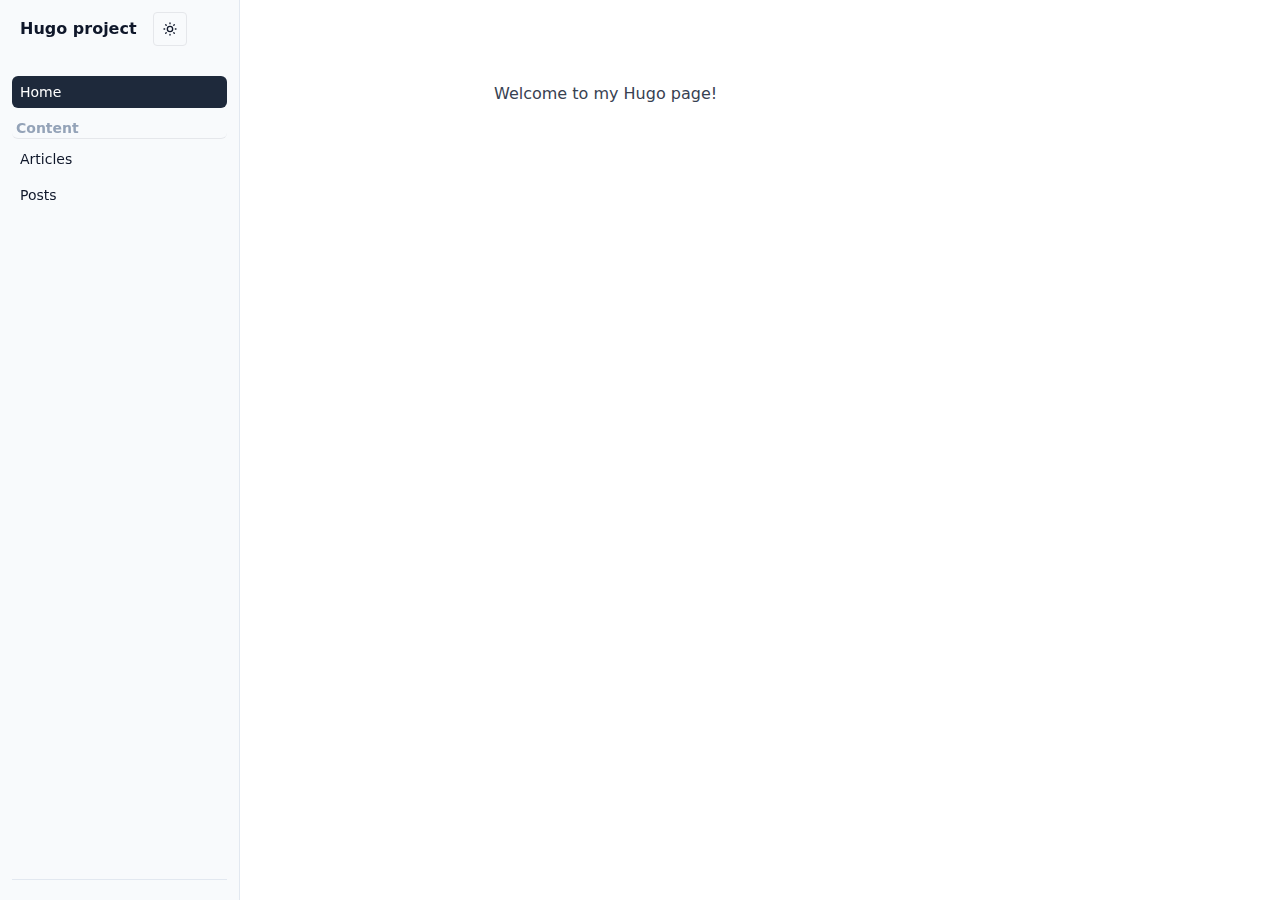
<file: index.html>
<!doctype html><html lang=en itemscope itemtype=http://schema.org/WebPage><head><meta charset=utf-8><meta name=viewport content="width=device-width,initial-scale=1"><link rel=icon href=/favicon.ico><title>Home page - Hugo project
</title><meta name=description content><meta name=generator content="Hugo 0.134.2"><link rel=stylesheet href=https://erikas9987.github.io/css/main.css><meta property="og:url" content="https://erikas9987.github.io/"><meta property="og:site_name" content="Hugo project"><meta property="og:title" content="Home page"><meta property="og:description" content="Welcome to my Hugo page!"><meta property="og:locale" content="en_us"><meta property="og:type" content="website"><meta name=twitter:card content="summary"><meta name=twitter:title content="Home page"><meta name=twitter:description content="Welcome to my Hugo page!"><meta itemprop=name content="Home page"><meta itemprop=description content="Welcome to my Hugo page!"><meta itemprop=datePublished content="2024-09-19T21:15:37+03:00"><meta itemprop=dateModified content="2024-09-19T21:15:37+03:00"><meta itemprop=wordCount content="5"><meta itemprop=name content="Home page"><meta itemprop=description content="Welcome to my Hugo page!"><meta itemprop=datePublished content="2024-09-19T21:15:37+03:00"><meta itemprop=dateModified content="2024-09-19T21:15:37+03:00"><meta itemprop=wordCount content="5"></head><body class="flex relative h-full min-h-screen"><aside class="will-change-transform transform transition-transform -translate-x-full absolute top-0 left-0 md:relative md:translate-x-0 w-3/4 md:basis-60 h-full min-h-screen p-3 bg-slate-50 dark:bg-slate-800 border-r border-slate-200 dark:border-slate-700 flex flex-col gap-2.5 z-20 sidebar flex-shrink-0"><p class="font-bold mb-5 flex items-center gap-2"><button aria-label="Close sidebar" class="md:hidden menu-trigger-close p-1 rounded text-slate-800 dark:text-slate-50 hover:bg-slate-200 dark:hover:bg-slate-700"><svg class="h-6 w-6" width="24" height="24" viewBox="0 0 24 24" stroke-width="2" stroke="currentcolor" fill="none" stroke-linecap="round" stroke-linejoin="round"><path stroke="none" d="M0 0h24v24H0z"/><line x1="18" y1="6" x2="6" y2="18"/><line x1="6" y1="6" x2="18" y2="18"/></svg></button>
<a href=https://erikas9987.github.io/ class=px-2><span>Hugo project</span>
</a><button aria-label="Toggle dark mode" class="dark-mode-toggle p-2 rounded border dark:border-slate-700 hover:bg-slate-200 dark:hover:bg-slate-700"><svg class="h-4 w-4" width="24" height="24" viewBox="0 0 24 24" stroke-width="2" stroke="currentcolor" fill="none" stroke-linecap="round" stroke-linejoin="round"><path stroke="none" d="M0 0h24v24H0z"/><circle cx="12" cy="12" r="4"/><path d="M3 12h1m8-9v1m8 8h1m-9 8v1M5.6 5.6l.7.7m12.1-.7-.7.7m0 11.4.7.7M6.3 17.7l-.7.7"/></svg></button></p><ul class="list-none flex flex-col gap-1"><li><a class="px-2 py-1.5 rounded-md text-sm flex items-center justify-between bg-slate-800 text-white dark:bg-slate-50 dark:text-slate-800 dark:selection:bg-slate-400" href=/><span>Home</span></a></li><li><a class="px-2 py-1.5 rounded-md text-sm flex items-center justify-between text-slate-400 font-semibold pb-0 pl-1 border-b cursor-default pointer-events-none" href=#><span>Content</span></a></li><li><a class="px-2 py-1.5 rounded-md text-sm flex items-center justify-between hover:bg-slate-200 dark:hover:bg-slate-700" href=/articles><span>Articles</span></a></li><li><a class="px-2 py-1.5 rounded-md text-sm flex items-center justify-between hover:bg-slate-200 dark:hover:bg-slate-700" href=/post><span>Posts</span></a></li></ul><div class=flex-1></div><ul class="list-none flex flex-wrap justify-center gap-1 pt-2 border-t border-slate-200 dark:border-slate-600"></ul></aside><div class="fixed bg-slate-700 bg-opacity-5 transition duration-200 ease-in-out inset-0 z-10 pointer-events-auto md:hidden left-0 top-0 w-full h-full hidden menu-overlay"></div><button aria-label="Toggle Sidebar" class="md:hidden absolute top-3 left-3 z-10 menu-trigger p-1 rounded text-slate-800 dark:text-slate-50 hover:bg-slate-100"><svg class="h-6 w-6" viewBox="0 0 24 24" stroke-width="2" stroke="currentcolor" fill="none" stroke-linecap="round" stroke-linejoin="round"><path stroke="none" d="M0 0h24v24H0z"/><line x1="4" y1="6" x2="20" y2="6"/><line x1="4" y1="12" x2="20" y2="12"/><line x1="4" y1="18" x2="16" y2="18"/></svg></button><main class="h-screen overflow-y-auto w-full"><div class="px-6 py-20 w-full lg:w-[580px] mx-auto prose dark:prose-invert h-fit prose-img:mx-auto"><p>Welcome to my Hugo page!</p></div></main><script type=text/javascript src=/main.js defer></script></body></html>
</file>
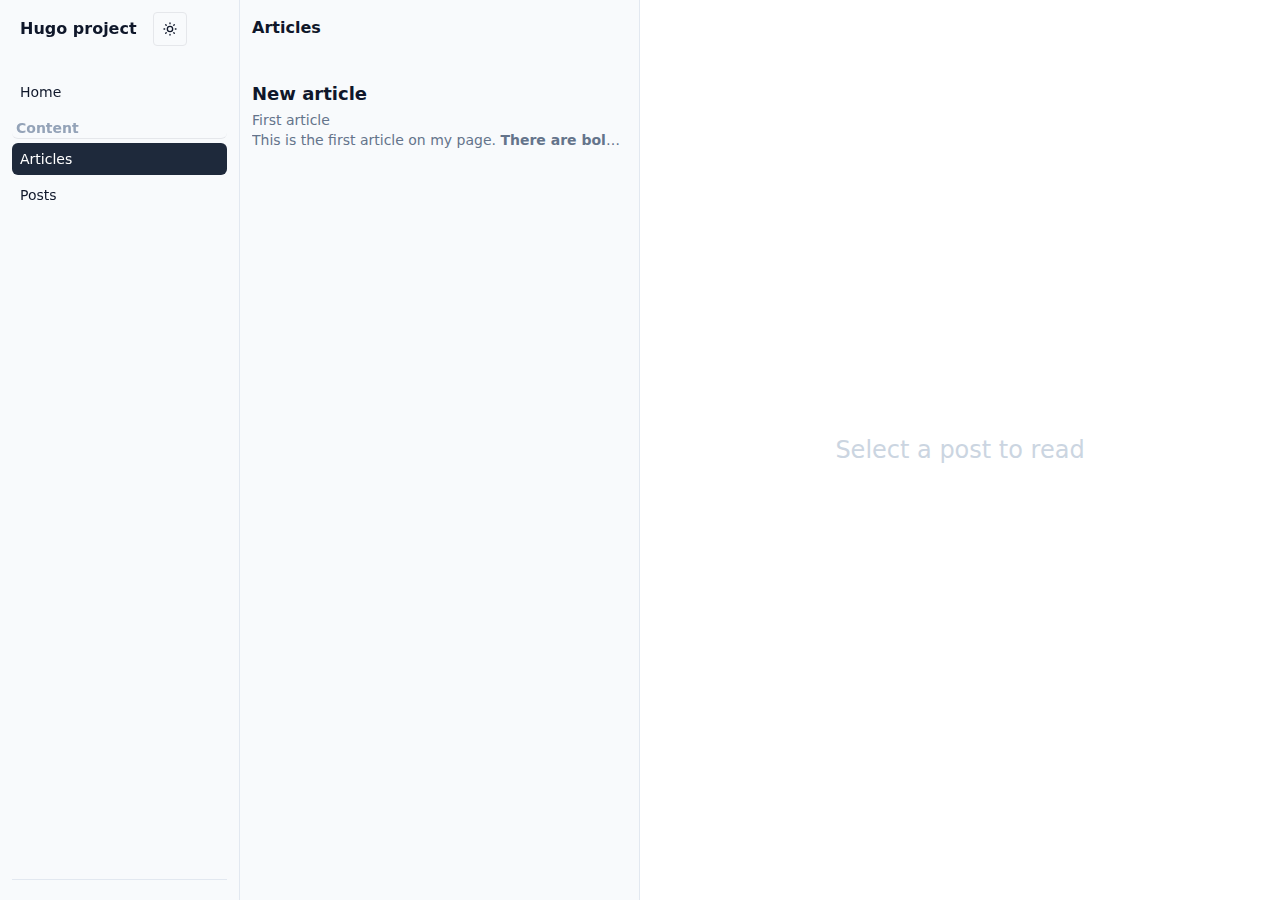
<file: articles/index.html>
<!doctype html><html lang=en itemscope itemtype=http://schema.org/WebPage><head><meta charset=utf-8><meta name=viewport content="width=device-width,initial-scale=1"><link rel=icon href=/favicon.ico><title>Articles - Hugo project
</title><meta name=description content><meta name=generator content="Hugo 0.134.2"><link rel=stylesheet href=https://erikas9987.github.io/css/main.css><meta property="og:url" content="https://erikas9987.github.io/articles/"><meta property="og:site_name" content="Hugo project"><meta property="og:title" content="Articles"><meta property="og:locale" content="en_us"><meta property="og:type" content="website"><meta name=twitter:card content="summary"><meta name=twitter:title content="Articles"><meta itemprop=name content="Articles"><meta itemprop=datePublished content="2024-09-19T20:36:02+03:00"><meta itemprop=dateModified content="2024-09-19T20:36:02+03:00"><meta itemprop=name content="Articles"><meta itemprop=datePublished content="2024-09-19T20:36:02+03:00"><meta itemprop=dateModified content="2024-09-19T20:36:02+03:00"></head><body class="flex relative h-full min-h-screen"><aside class="will-change-transform transform transition-transform -translate-x-full absolute top-0 left-0 md:relative md:translate-x-0 w-3/4 md:basis-60 h-full min-h-screen p-3 bg-slate-50 dark:bg-slate-800 border-r border-slate-200 dark:border-slate-700 flex flex-col gap-2.5 z-20 sidebar flex-shrink-0"><p class="font-bold mb-5 flex items-center gap-2"><button aria-label="Close sidebar" class="md:hidden menu-trigger-close p-1 rounded text-slate-800 dark:text-slate-50 hover:bg-slate-200 dark:hover:bg-slate-700"><svg class="h-6 w-6" width="24" height="24" viewBox="0 0 24 24" stroke-width="2" stroke="currentcolor" fill="none" stroke-linecap="round" stroke-linejoin="round"><path stroke="none" d="M0 0h24v24H0z"/><line x1="18" y1="6" x2="6" y2="18"/><line x1="6" y1="6" x2="18" y2="18"/></svg></button>
<a href=https://erikas9987.github.io/ class=px-2><span>Hugo project</span>
</a><button aria-label="Toggle dark mode" class="dark-mode-toggle p-2 rounded border dark:border-slate-700 hover:bg-slate-200 dark:hover:bg-slate-700"><svg class="h-4 w-4" width="24" height="24" viewBox="0 0 24 24" stroke-width="2" stroke="currentcolor" fill="none" stroke-linecap="round" stroke-linejoin="round"><path stroke="none" d="M0 0h24v24H0z"/><circle cx="12" cy="12" r="4"/><path d="M3 12h1m8-9v1m8 8h1m-9 8v1M5.6 5.6l.7.7m12.1-.7-.7.7m0 11.4.7.7M6.3 17.7l-.7.7"/></svg></button></p><ul class="list-none flex flex-col gap-1"><li><a class="px-2 py-1.5 rounded-md text-sm flex items-center justify-between hover:bg-slate-200 dark:hover:bg-slate-700" href=/><span>Home</span></a></li><li><a class="px-2 py-1.5 rounded-md text-sm flex items-center justify-between text-slate-400 font-semibold pb-0 pl-1 border-b cursor-default pointer-events-none" href=#><span>Content</span></a></li><li><a class="px-2 py-1.5 rounded-md text-sm flex items-center justify-between bg-slate-800 text-white dark:bg-slate-50 dark:text-slate-800 dark:selection:bg-slate-400" href=/articles><span>Articles</span></a></li><li><a class="px-2 py-1.5 rounded-md text-sm flex items-center justify-between hover:bg-slate-200 dark:hover:bg-slate-700" href=/post><span>Posts</span></a></li></ul><div class=flex-1></div><ul class="list-none flex flex-wrap justify-center gap-1 pt-2 border-t border-slate-200 dark:border-slate-600"></ul></aside><div class="fixed bg-slate-700 bg-opacity-5 transition duration-200 ease-in-out inset-0 z-10 pointer-events-auto md:hidden left-0 top-0 w-full h-full hidden menu-overlay"></div><button aria-label="Toggle Sidebar" class="md:hidden absolute top-3 left-3 z-10 menu-trigger p-1 rounded text-slate-800 dark:text-slate-50 hover:bg-slate-100"><svg class="h-6 w-6" viewBox="0 0 24 24" stroke-width="2" stroke="currentcolor" fill="none" stroke-linecap="round" stroke-linejoin="round"><path stroke="none" d="M0 0h24v24H0z"/><line x1="4" y1="6" x2="20" y2="6"/><line x1="4" y1="12" x2="20" y2="12"/><line x1="4" y1="18" x2="16" y2="18"/></svg></button><div class="flex flex-1 h-screen relative w-full min-w-0"><section class="w-full h-full md:min-w-[400px] md:w-1/4 bg-slate-50 dark:bg-slate-800 border-r border-slate-200 dark:border-slate-700 flex flex-col py-3 overflow-y-auto scroll-area flex-shrink-0"><a href=https://erikas9987.github.io/articles/><h2 class="font-bold mb-5 py-1 pl-12 pr-3 md:px-3">Articles</h2></a><div class=space-y-2.5><a class="article block px-3 py-4 hover:bg-slate-200 dark:hover:bg-slate-700" href=/articles/article1/><h3 class="text-lg font-semibold mb-0.5">New article</h3><div class="text-sm text-slate-500 dark:text-slate-400 line-clamp-2"><h1 id=first-article>First article</h1><p>This is the first article on my page.
<strong>There are bold sentences too.</strong>
This is the end of my first article.</p></div></a></div></section><main class="hidden md:grid h-screen place-items-center flex-1"><p class="text-center p-8 text-2xl text-slate-300 dark:text-slate-700">Select a post to read</p></main></div><script type=text/javascript src=/main.js defer></script></body></html>
</file>
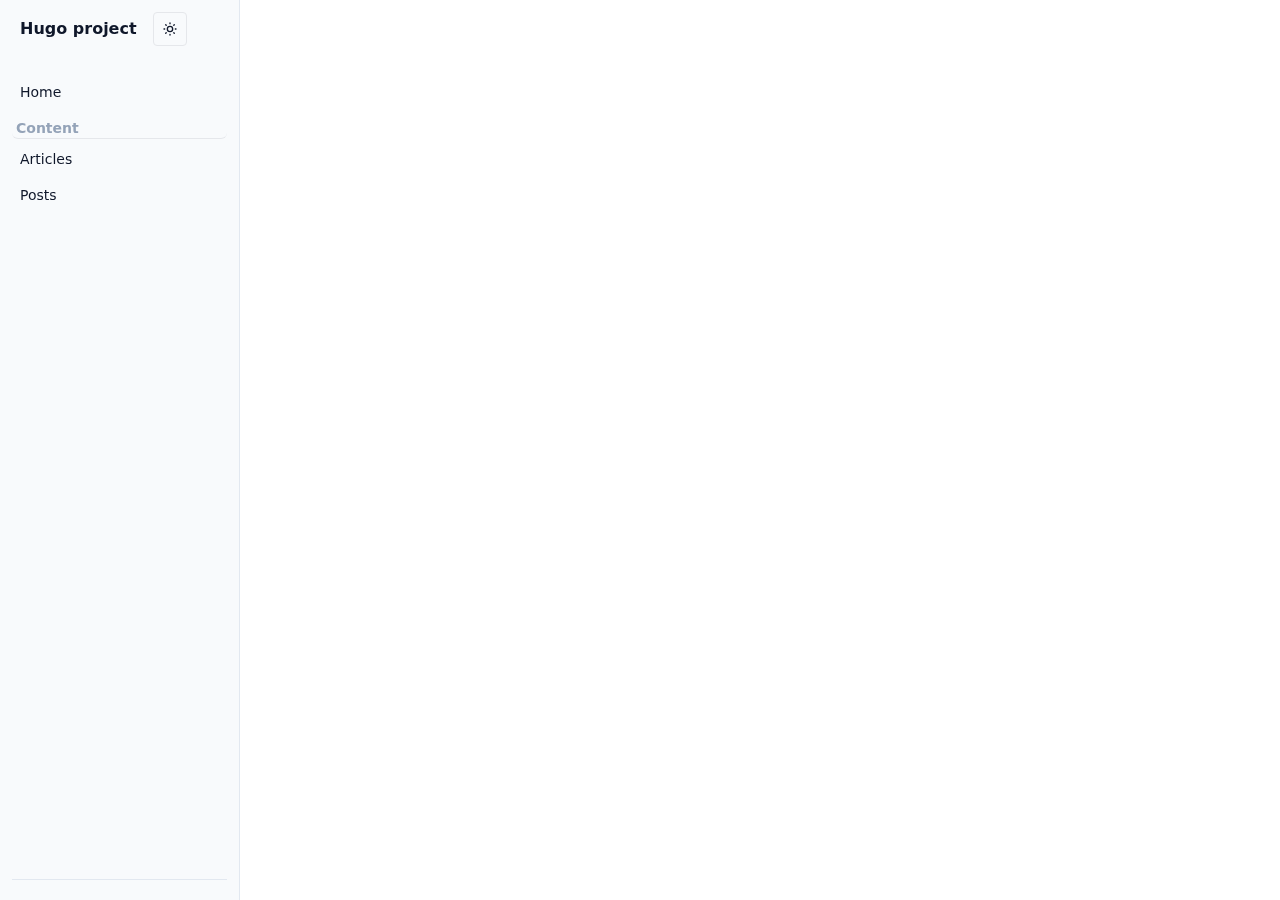
<file: categories/index.html>
<!doctype html><html lang=en itemscope itemtype=http://schema.org/WebPage><head><meta charset=utf-8><meta name=viewport content="width=device-width,initial-scale=1"><link rel=icon href=/favicon.ico><title>Categories - Hugo project
</title><meta name=description content><meta name=generator content="Hugo 0.134.2"><link rel=stylesheet href=https://erikas9987.github.io/css/main.css><meta property="og:url" content="https://erikas9987.github.io/categories/"><meta property="og:site_name" content="Hugo project"><meta property="og:title" content="Categories"><meta property="og:locale" content="en_us"><meta property="og:type" content="website"><meta name=twitter:card content="summary"><meta name=twitter:title content="Categories"><meta itemprop=name content="Categories"><meta itemprop=name content="Categories"></head><body class="flex relative h-full min-h-screen"><aside class="will-change-transform transform transition-transform -translate-x-full absolute top-0 left-0 md:relative md:translate-x-0 w-3/4 md:basis-60 h-full min-h-screen p-3 bg-slate-50 dark:bg-slate-800 border-r border-slate-200 dark:border-slate-700 flex flex-col gap-2.5 z-20 sidebar flex-shrink-0"><p class="font-bold mb-5 flex items-center gap-2"><button aria-label="Close sidebar" class="md:hidden menu-trigger-close p-1 rounded text-slate-800 dark:text-slate-50 hover:bg-slate-200 dark:hover:bg-slate-700"><svg class="h-6 w-6" width="24" height="24" viewBox="0 0 24 24" stroke-width="2" stroke="currentcolor" fill="none" stroke-linecap="round" stroke-linejoin="round"><path stroke="none" d="M0 0h24v24H0z"/><line x1="18" y1="6" x2="6" y2="18"/><line x1="6" y1="6" x2="18" y2="18"/></svg></button>
<a href=https://erikas9987.github.io/ class=px-2><span>Hugo project</span>
</a><button aria-label="Toggle dark mode" class="dark-mode-toggle p-2 rounded border dark:border-slate-700 hover:bg-slate-200 dark:hover:bg-slate-700"><svg class="h-4 w-4" width="24" height="24" viewBox="0 0 24 24" stroke-width="2" stroke="currentcolor" fill="none" stroke-linecap="round" stroke-linejoin="round"><path stroke="none" d="M0 0h24v24H0z"/><circle cx="12" cy="12" r="4"/><path d="M3 12h1m8-9v1m8 8h1m-9 8v1M5.6 5.6l.7.7m12.1-.7-.7.7m0 11.4.7.7M6.3 17.7l-.7.7"/></svg></button></p><ul class="list-none flex flex-col gap-1"><li><a class="px-2 py-1.5 rounded-md text-sm flex items-center justify-between hover:bg-slate-200 dark:hover:bg-slate-700" href=/><span>Home</span></a></li><li><a class="px-2 py-1.5 rounded-md text-sm flex items-center justify-between text-slate-400 font-semibold pb-0 pl-1 border-b cursor-default pointer-events-none" href=#><span>Content</span></a></li><li><a class="px-2 py-1.5 rounded-md text-sm flex items-center justify-between hover:bg-slate-200 dark:hover:bg-slate-700" href=/articles><span>Articles</span></a></li><li><a class="px-2 py-1.5 rounded-md text-sm flex items-center justify-between hover:bg-slate-200 dark:hover:bg-slate-700" href=/post><span>Posts</span></a></li></ul><div class=flex-1></div><ul class="list-none flex flex-wrap justify-center gap-1 pt-2 border-t border-slate-200 dark:border-slate-600"></ul></aside><div class="fixed bg-slate-700 bg-opacity-5 transition duration-200 ease-in-out inset-0 z-10 pointer-events-auto md:hidden left-0 top-0 w-full h-full hidden menu-overlay"></div><button aria-label="Toggle Sidebar" class="md:hidden absolute top-3 left-3 z-10 menu-trigger p-1 rounded text-slate-800 dark:text-slate-50 hover:bg-slate-100"><svg class="h-6 w-6" viewBox="0 0 24 24" stroke-width="2" stroke="currentcolor" fill="none" stroke-linecap="round" stroke-linejoin="round"><path stroke="none" d="M0 0h24v24H0z"/><line x1="4" y1="6" x2="20" y2="6"/><line x1="4" y1="12" x2="20" y2="12"/><line x1="4" y1="18" x2="16" y2="18"/></svg></button>
<script type=text/javascript src=/main.js defer></script></body></html>
</file>
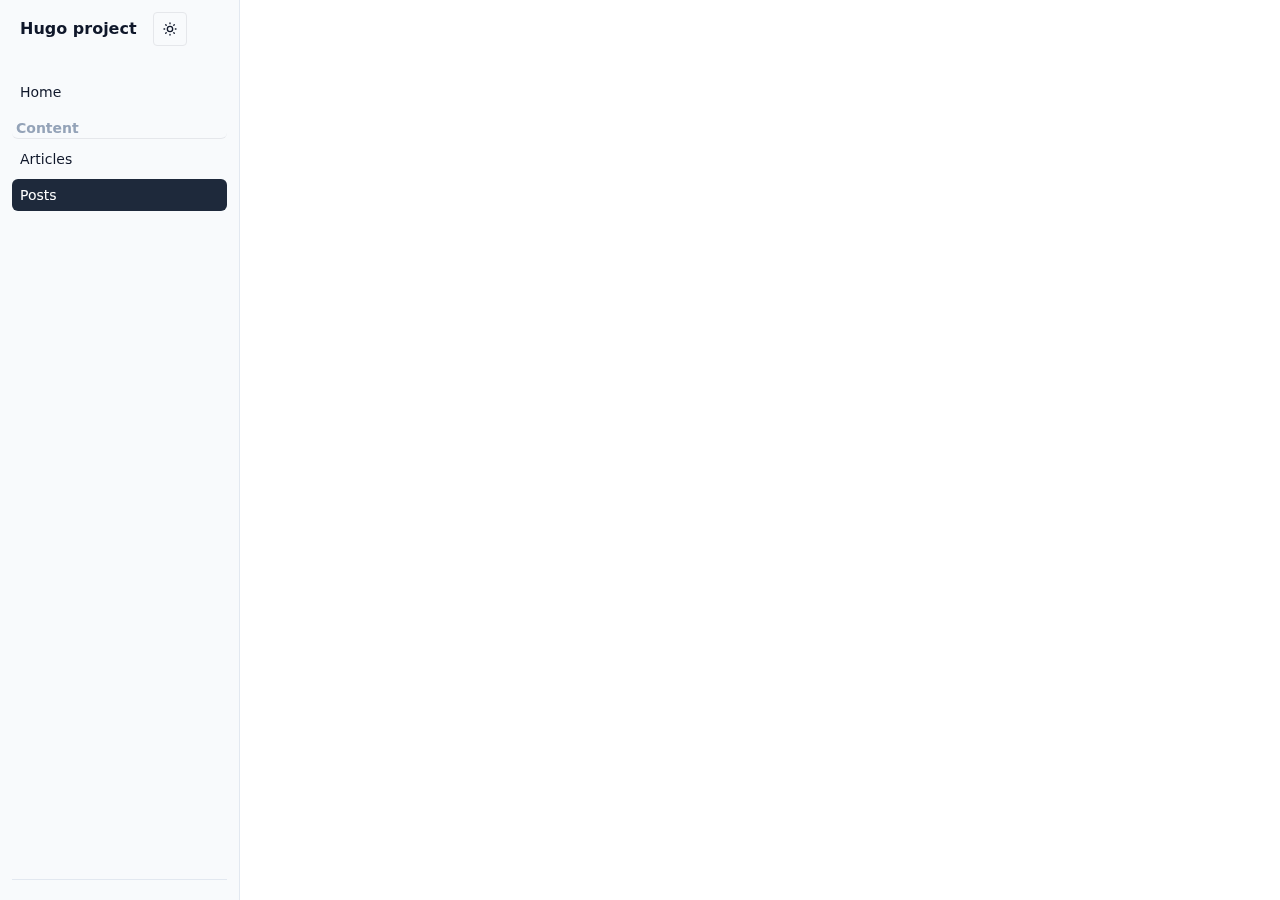
<file: post/index.html>
<!doctype html><html lang=en itemscope itemtype=http://schema.org/WebPage><head><meta charset=utf-8><meta name=viewport content="width=device-width,initial-scale=1"><link rel=icon href=/favicon.ico><title>Post - Hugo project
</title><meta name=description content><meta name=generator content="Hugo 0.134.2"><link rel=stylesheet href=https://erikas9987.github.io/css/main.css><meta property="og:url" content="https://erikas9987.github.io/post/"><meta property="og:site_name" content="Hugo project"><meta property="og:title" content="Post"><meta property="og:locale" content="en_us"><meta property="og:type" content="website"><meta name=twitter:card content="summary"><meta name=twitter:title content="Post"><meta itemprop=name content="Post"><meta itemprop=datePublished content="2024-09-19T21:15:37+03:00"><meta itemprop=dateModified content="2024-09-19T21:15:37+03:00"><meta itemprop=name content="Post"><meta itemprop=datePublished content="2024-09-19T21:15:37+03:00"><meta itemprop=dateModified content="2024-09-19T21:15:37+03:00"></head><body class="flex relative h-full min-h-screen"><aside class="will-change-transform transform transition-transform -translate-x-full absolute top-0 left-0 md:relative md:translate-x-0 w-3/4 md:basis-60 h-full min-h-screen p-3 bg-slate-50 dark:bg-slate-800 border-r border-slate-200 dark:border-slate-700 flex flex-col gap-2.5 z-20 sidebar flex-shrink-0"><p class="font-bold mb-5 flex items-center gap-2"><button aria-label="Close sidebar" class="md:hidden menu-trigger-close p-1 rounded text-slate-800 dark:text-slate-50 hover:bg-slate-200 dark:hover:bg-slate-700"><svg class="h-6 w-6" width="24" height="24" viewBox="0 0 24 24" stroke-width="2" stroke="currentcolor" fill="none" stroke-linecap="round" stroke-linejoin="round"><path stroke="none" d="M0 0h24v24H0z"/><line x1="18" y1="6" x2="6" y2="18"/><line x1="6" y1="6" x2="18" y2="18"/></svg></button>
<a href=https://erikas9987.github.io/ class=px-2><span>Hugo project</span>
</a><button aria-label="Toggle dark mode" class="dark-mode-toggle p-2 rounded border dark:border-slate-700 hover:bg-slate-200 dark:hover:bg-slate-700"><svg class="h-4 w-4" width="24" height="24" viewBox="0 0 24 24" stroke-width="2" stroke="currentcolor" fill="none" stroke-linecap="round" stroke-linejoin="round"><path stroke="none" d="M0 0h24v24H0z"/><circle cx="12" cy="12" r="4"/><path d="M3 12h1m8-9v1m8 8h1m-9 8v1M5.6 5.6l.7.7m12.1-.7-.7.7m0 11.4.7.7M6.3 17.7l-.7.7"/></svg></button></p><ul class="list-none flex flex-col gap-1"><li><a class="px-2 py-1.5 rounded-md text-sm flex items-center justify-between hover:bg-slate-200 dark:hover:bg-slate-700" href=/><span>Home</span></a></li><li><a class="px-2 py-1.5 rounded-md text-sm flex items-center justify-between text-slate-400 font-semibold pb-0 pl-1 border-b cursor-default pointer-events-none" href=#><span>Content</span></a></li><li><a class="px-2 py-1.5 rounded-md text-sm flex items-center justify-between hover:bg-slate-200 dark:hover:bg-slate-700" href=/articles><span>Articles</span></a></li><li><a class="px-2 py-1.5 rounded-md text-sm flex items-center justify-between bg-slate-800 text-white dark:bg-slate-50 dark:text-slate-800 dark:selection:bg-slate-400" href=/post><span>Posts</span></a></li></ul><div class=flex-1></div><ul class="list-none flex flex-wrap justify-center gap-1 pt-2 border-t border-slate-200 dark:border-slate-600"></ul></aside><div class="fixed bg-slate-700 bg-opacity-5 transition duration-200 ease-in-out inset-0 z-10 pointer-events-auto md:hidden left-0 top-0 w-full h-full hidden menu-overlay"></div><button aria-label="Toggle Sidebar" class="md:hidden absolute top-3 left-3 z-10 menu-trigger p-1 rounded text-slate-800 dark:text-slate-50 hover:bg-slate-100"><svg class="h-6 w-6" viewBox="0 0 24 24" stroke-width="2" stroke="currentcolor" fill="none" stroke-linecap="round" stroke-linejoin="round"><path stroke="none" d="M0 0h24v24H0z"/><line x1="4" y1="6" x2="20" y2="6"/><line x1="4" y1="12" x2="20" y2="12"/><line x1="4" y1="18" x2="16" y2="18"/></svg></button>
<script type=text/javascript src=/main.js defer></script></body></html>
</file>
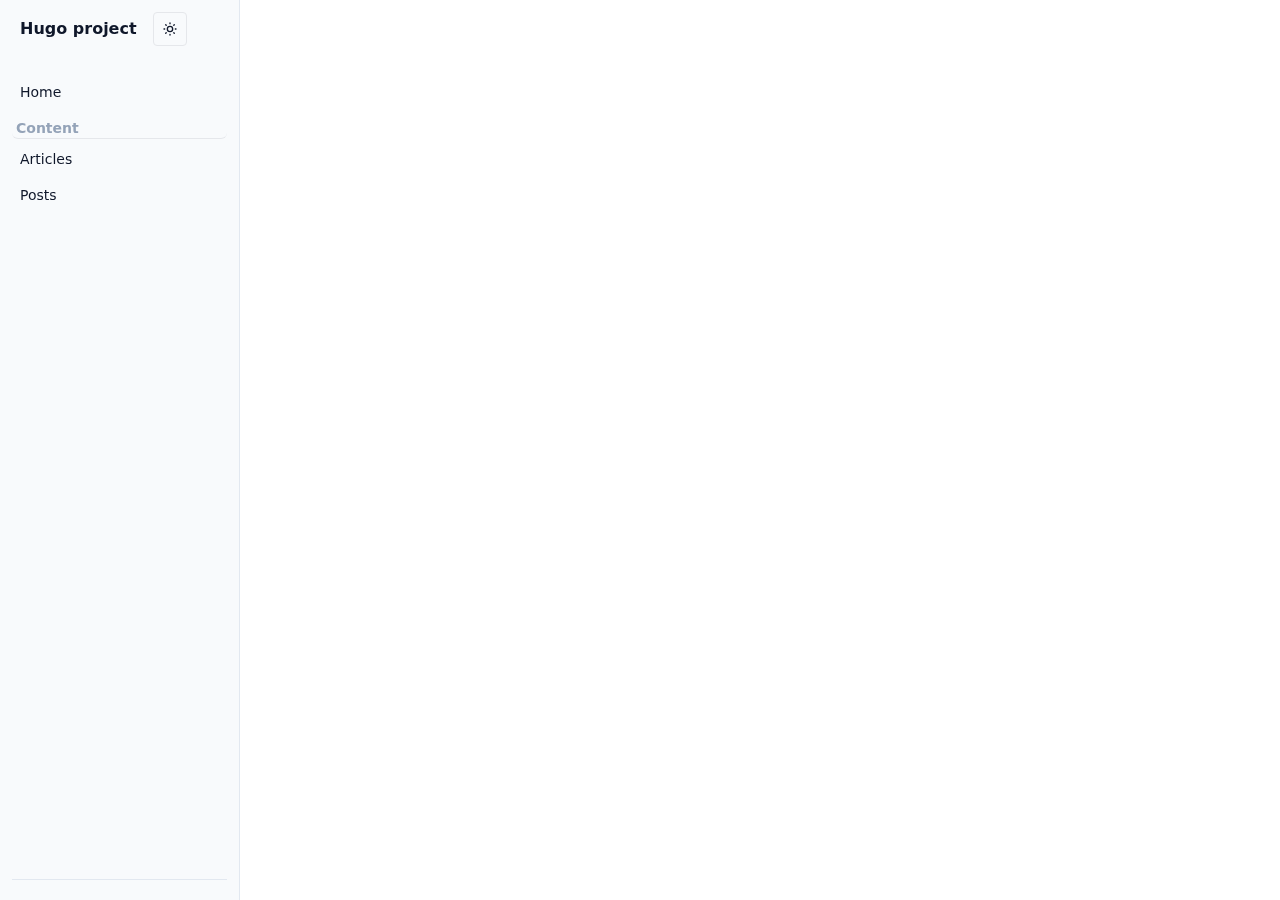
<file: tags/index.html>
<!doctype html><html lang=en itemscope itemtype=http://schema.org/WebPage><head><meta charset=utf-8><meta name=viewport content="width=device-width,initial-scale=1"><link rel=icon href=/favicon.ico><title>Tags - Hugo project
</title><meta name=description content><meta name=generator content="Hugo 0.134.2"><link rel=stylesheet href=https://erikas9987.github.io/css/main.css><meta property="og:url" content="https://erikas9987.github.io/tags/"><meta property="og:site_name" content="Hugo project"><meta property="og:title" content="Tags"><meta property="og:locale" content="en_us"><meta property="og:type" content="website"><meta name=twitter:card content="summary"><meta name=twitter:title content="Tags"><meta itemprop=name content="Tags"><meta itemprop=name content="Tags"></head><body class="flex relative h-full min-h-screen"><aside class="will-change-transform transform transition-transform -translate-x-full absolute top-0 left-0 md:relative md:translate-x-0 w-3/4 md:basis-60 h-full min-h-screen p-3 bg-slate-50 dark:bg-slate-800 border-r border-slate-200 dark:border-slate-700 flex flex-col gap-2.5 z-20 sidebar flex-shrink-0"><p class="font-bold mb-5 flex items-center gap-2"><button aria-label="Close sidebar" class="md:hidden menu-trigger-close p-1 rounded text-slate-800 dark:text-slate-50 hover:bg-slate-200 dark:hover:bg-slate-700"><svg class="h-6 w-6" width="24" height="24" viewBox="0 0 24 24" stroke-width="2" stroke="currentcolor" fill="none" stroke-linecap="round" stroke-linejoin="round"><path stroke="none" d="M0 0h24v24H0z"/><line x1="18" y1="6" x2="6" y2="18"/><line x1="6" y1="6" x2="18" y2="18"/></svg></button>
<a href=https://erikas9987.github.io/ class=px-2><span>Hugo project</span>
</a><button aria-label="Toggle dark mode" class="dark-mode-toggle p-2 rounded border dark:border-slate-700 hover:bg-slate-200 dark:hover:bg-slate-700"><svg class="h-4 w-4" width="24" height="24" viewBox="0 0 24 24" stroke-width="2" stroke="currentcolor" fill="none" stroke-linecap="round" stroke-linejoin="round"><path stroke="none" d="M0 0h24v24H0z"/><circle cx="12" cy="12" r="4"/><path d="M3 12h1m8-9v1m8 8h1m-9 8v1M5.6 5.6l.7.7m12.1-.7-.7.7m0 11.4.7.7M6.3 17.7l-.7.7"/></svg></button></p><ul class="list-none flex flex-col gap-1"><li><a class="px-2 py-1.5 rounded-md text-sm flex items-center justify-between hover:bg-slate-200 dark:hover:bg-slate-700" href=/><span>Home</span></a></li><li><a class="px-2 py-1.5 rounded-md text-sm flex items-center justify-between text-slate-400 font-semibold pb-0 pl-1 border-b cursor-default pointer-events-none" href=#><span>Content</span></a></li><li><a class="px-2 py-1.5 rounded-md text-sm flex items-center justify-between hover:bg-slate-200 dark:hover:bg-slate-700" href=/articles><span>Articles</span></a></li><li><a class="px-2 py-1.5 rounded-md text-sm flex items-center justify-between hover:bg-slate-200 dark:hover:bg-slate-700" href=/post><span>Posts</span></a></li></ul><div class=flex-1></div><ul class="list-none flex flex-wrap justify-center gap-1 pt-2 border-t border-slate-200 dark:border-slate-600"></ul></aside><div class="fixed bg-slate-700 bg-opacity-5 transition duration-200 ease-in-out inset-0 z-10 pointer-events-auto md:hidden left-0 top-0 w-full h-full hidden menu-overlay"></div><button aria-label="Toggle Sidebar" class="md:hidden absolute top-3 left-3 z-10 menu-trigger p-1 rounded text-slate-800 dark:text-slate-50 hover:bg-slate-100"><svg class="h-6 w-6" viewBox="0 0 24 24" stroke-width="2" stroke="currentcolor" fill="none" stroke-linecap="round" stroke-linejoin="round"><path stroke="none" d="M0 0h24v24H0z"/><line x1="4" y1="6" x2="20" y2="6"/><line x1="4" y1="12" x2="20" y2="12"/><line x1="4" y1="18" x2="16" y2="18"/></svg></button>
<script type=text/javascript src=/main.js defer></script></body></html>
</file>
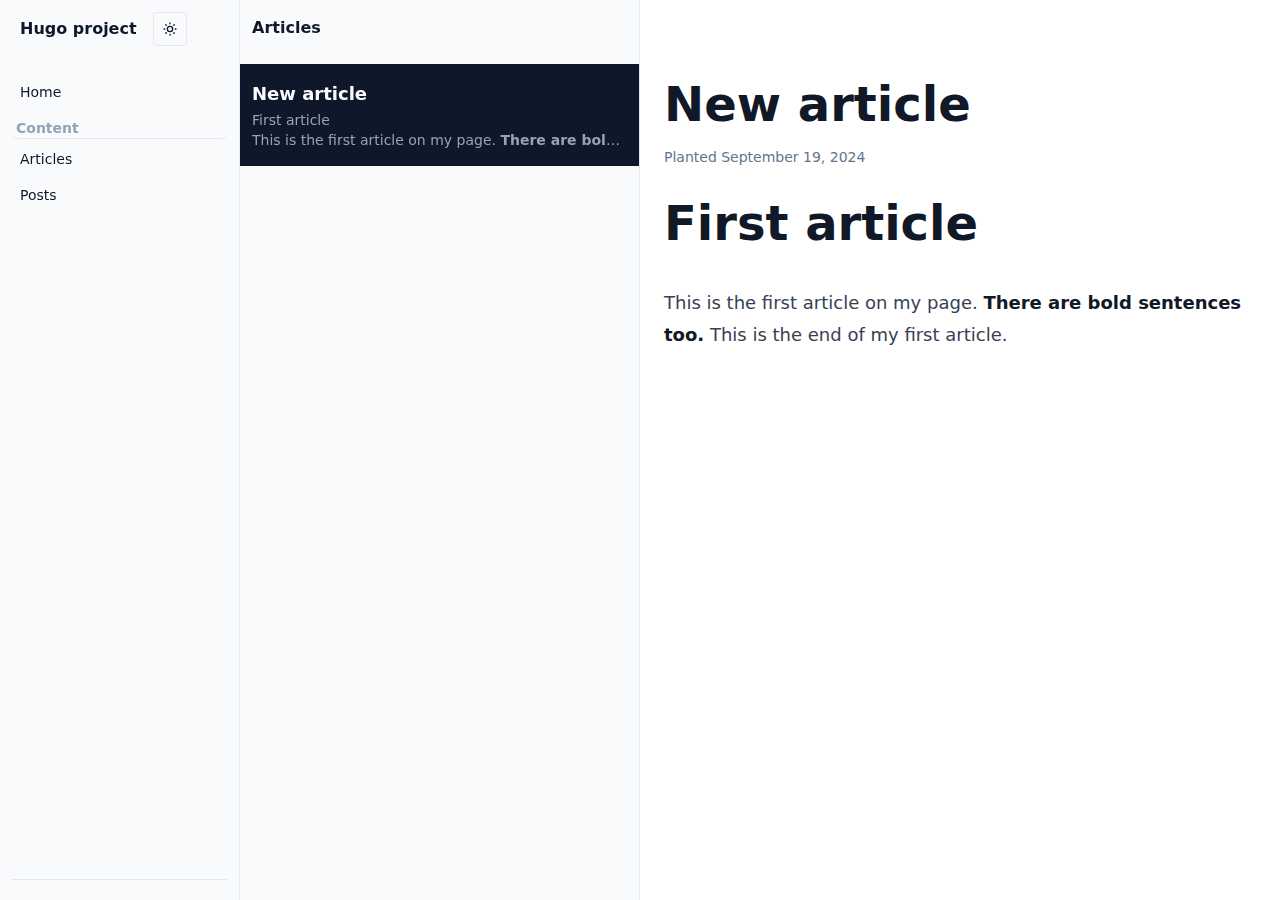
<file: articles/article1/index.html>
<!doctype html><html lang=en itemscope itemtype=http://schema.org/WebPage><head><meta charset=utf-8><meta name=viewport content="width=device-width,initial-scale=1"><link rel=icon href=/favicon.ico><title>New article - Hugo project
</title><meta name=description content="First article
This is the first article on my page.
There are bold sentences too.
This is the end of my first article."><meta name=generator content="Hugo 0.134.2"><link rel=stylesheet href=https://erikas9987.github.io/css/main.css><meta property="og:url" content="https://erikas9987.github.io/articles/article1/"><meta property="og:site_name" content="Hugo project"><meta property="og:title" content="New article"><meta property="og:description" content="First article This is the first article on my page. There are bold sentences too. This is the end of my first article."><meta property="og:locale" content="en_us"><meta property="og:type" content="article"><meta property="article:section" content="articles"><meta property="article:published_time" content="2024-09-19T20:36:02+03:00"><meta property="article:modified_time" content="2024-09-19T20:36:02+03:00"><meta name=twitter:card content="summary"><meta name=twitter:title content="New article"><meta name=twitter:description content="First article This is the first article on my page. There are bold sentences too. This is the end of my first article."><meta itemprop=name content="New article"><meta itemprop=description content="First article This is the first article on my page. There are bold sentences too. This is the end of my first article."><meta itemprop=datePublished content="2024-09-19T20:36:02+03:00"><meta itemprop=dateModified content="2024-09-19T20:36:02+03:00"><meta itemprop=wordCount content="23"><meta itemprop=name content="New article"><meta itemprop=description content="First article This is the first article on my page. There are bold sentences too. This is the end of my first article."><meta itemprop=datePublished content="2024-09-19T20:36:02+03:00"><meta itemprop=dateModified content="2024-09-19T20:36:02+03:00"><meta itemprop=wordCount content="23"></head><body class="flex relative h-full min-h-screen"><aside class="will-change-transform transform transition-transform -translate-x-full absolute top-0 left-0 md:relative md:translate-x-0 w-3/4 md:basis-60 h-full min-h-screen p-3 bg-slate-50 dark:bg-slate-800 border-r border-slate-200 dark:border-slate-700 flex flex-col gap-2.5 z-20 sidebar flex-shrink-0"><p class="font-bold mb-5 flex items-center gap-2"><button aria-label="Close sidebar" class="md:hidden menu-trigger-close p-1 rounded text-slate-800 dark:text-slate-50 hover:bg-slate-200 dark:hover:bg-slate-700"><svg class="h-6 w-6" width="24" height="24" viewBox="0 0 24 24" stroke-width="2" stroke="currentcolor" fill="none" stroke-linecap="round" stroke-linejoin="round"><path stroke="none" d="M0 0h24v24H0z"/><line x1="18" y1="6" x2="6" y2="18"/><line x1="6" y1="6" x2="18" y2="18"/></svg></button>
<a href=https://erikas9987.github.io/ class=px-2><span>Hugo project</span>
</a><button aria-label="Toggle dark mode" class="dark-mode-toggle p-2 rounded border dark:border-slate-700 hover:bg-slate-200 dark:hover:bg-slate-700"><svg class="h-4 w-4" width="24" height="24" viewBox="0 0 24 24" stroke-width="2" stroke="currentcolor" fill="none" stroke-linecap="round" stroke-linejoin="round"><path stroke="none" d="M0 0h24v24H0z"/><circle cx="12" cy="12" r="4"/><path d="M3 12h1m8-9v1m8 8h1m-9 8v1M5.6 5.6l.7.7m12.1-.7-.7.7m0 11.4.7.7M6.3 17.7l-.7.7"/></svg></button></p><ul class="list-none flex flex-col gap-1"><li><a class="px-2 py-1.5 rounded-md text-sm flex items-center justify-between hover:bg-slate-200 dark:hover:bg-slate-700" href=/><span>Home</span></a></li><li><a class="px-2 py-1.5 rounded-md text-sm flex items-center justify-between text-slate-400 font-semibold pb-0 pl-1 border-b cursor-default pointer-events-none" href=#><span>Content</span></a></li><li><a class="px-2 py-1.5 rounded-md text-sm flex items-center justify-between hover:bg-slate-200 dark:hover:bg-slate-700" href=/articles><span>Articles</span></a></li><li><a class="px-2 py-1.5 rounded-md text-sm flex items-center justify-between hover:bg-slate-200 dark:hover:bg-slate-700" href=/post><span>Posts</span></a></li></ul><div class=flex-1></div><ul class="list-none flex flex-wrap justify-center gap-1 pt-2 border-t border-slate-200 dark:border-slate-600"></ul></aside><div class="fixed bg-slate-700 bg-opacity-5 transition duration-200 ease-in-out inset-0 z-10 pointer-events-auto md:hidden left-0 top-0 w-full h-full hidden menu-overlay"></div><button aria-label="Toggle Sidebar" class="md:hidden absolute top-3 left-3 z-10 menu-trigger p-1 rounded text-slate-800 dark:text-slate-50 hover:bg-slate-100"><svg class="h-6 w-6" viewBox="0 0 24 24" stroke-width="2" stroke="currentcolor" fill="none" stroke-linecap="round" stroke-linejoin="round"><path stroke="none" d="M0 0h24v24H0z"/><line x1="4" y1="6" x2="20" y2="6"/><line x1="4" y1="12" x2="20" y2="12"/><line x1="4" y1="18" x2="16" y2="18"/></svg></button><div class="flex flex-1 h-screen relative w-full min-w-0"><section class="will-change-transform transform transition-transform -translate-x-[200%] absolute top-0 left-0 lg:relative
lg:translate-x-0 lg:basis-[400px] h-full bg-slate-50 dark:bg-slate-800 border-r border-slate-200 dark:border-slate-700 lg:flex flex-col py-3 overflow-y-auto scroll-area flex-shrink-0"><a href=https://erikas9987.github.io/articles/><h2 class="font-bold mb-5 py-1 pl-12 pr-3 md:px-3">Articles</h2></a><div class=space-y-2.5><a class="article block px-3 py-4 bg-slate-900 dark:bg-slate-700 text-slate-50" href=/articles/article1/><h3 class="text-lg font-semibold mb-0.5">New article</h3><div class="text-sm text-slate-400 line-clamp-2"><h1 id=first-article>First article</h1><p>This is the first article on my page.
<strong>There are bold sentences too.</strong>
This is the end of my first article.</p></div></a></div></section><div class="overflow-y-auto h-screen w-full"><article class="px-6 py-20 w-full mx-auto prose lg:prose-lg h-fit dark:prose-invert prose-img:mx-auto"><h1 class=!mb-2>New article</h1><p class="text-sm text-slate-500 !mb-8">Planted September 19, 2024</p><h1 id=first-article>First article</h1><p>This is the first article on my page.
<strong>There are bold sentences too.</strong>
This is the end of my first article.</p></article></div></div><script type=text/javascript src=/main.js defer></script></body></html>
</file>
